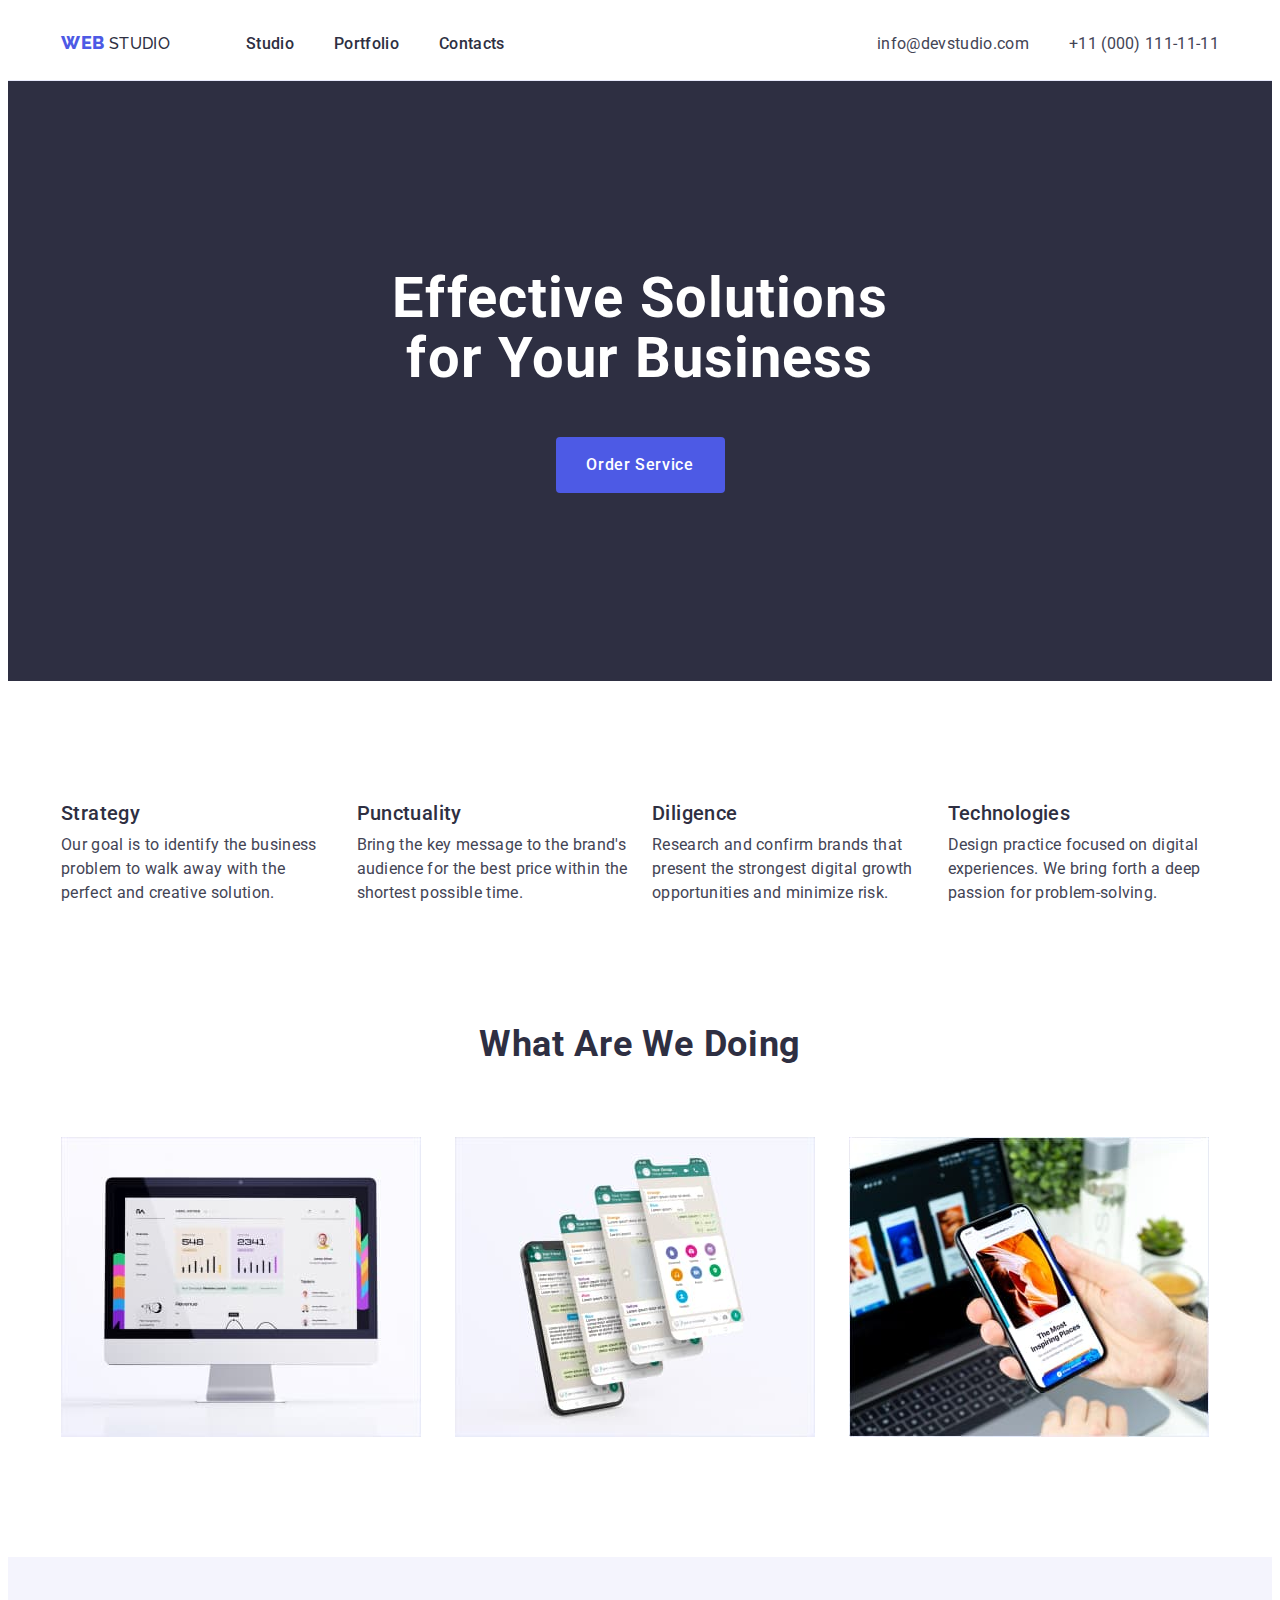
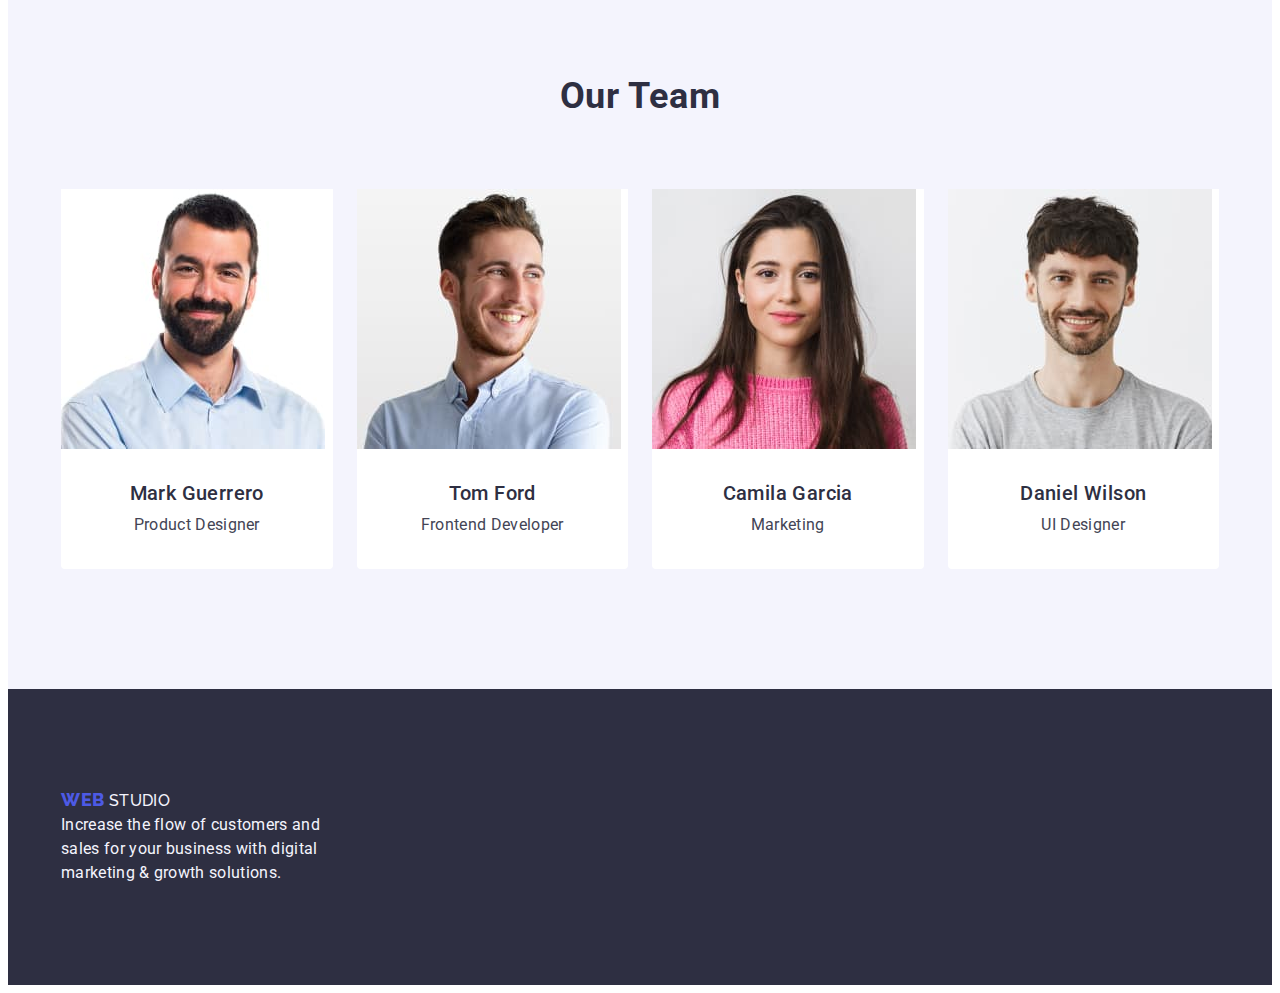
<file: index.html>
<!DOCTYPE html>
<html lang="en">
<head>
    <meta charset="UTF-8">
    <meta name="viewport" content="width=device-width, initial-scale=1.0">
    <title>WebStudio</title>
    <link rel="preconnect" href="https://fonts.googleapis.com">
    <link rel="preconnect" href="https://fonts.gstatic.com" crossorigin>
    <link href="https://fonts.googleapis.com/css2?family=Raleway:wght@800&family=Roboto:wght@400;500;700;900&display=swap"
        rel="stylesheet">
        <link rel="stylesheet"
         href="https://cdnjs.cloudflare.com/ajax/libs/modern-normalize/2.0.0/modern-normalize.min.css"
        integrity="sha512-4xo8blKMVCiXpTaLzQSLSw3KFOVPWhm/TRtuPVc4WG6kUgjH6J03IBuG7JZPkcWMxJ5huwaBpOpnwYElP/m6wg=="
         crossorigin="anonymous" referrerpolicy="no-referrer" />
    <link rel="stylesheet" href="./css/styles.css">
    
    
</head>
<body>
    <header class="header">
        <div class="div-container container">
        <nav class="header-nav">
    
            <a class="header-logo link" href="./index.html">Web 
             <span class="studio">Studio</span>
            </a>
    
            <ul class="header-nav-mod list">
                <li class="header-nav-one">
                    <a class="header-ads link" href="./index.html">Studio</a>
                </li>
                <li class="header-nav-one">
                    <a class="header-ads link" href="./portfolio.html">Portfolio</a>
                </li>
    
                <li class="header-nav-one">
                    <a class="header-ads link" href="">Contacts</a>
                </li>
            </ul>
        </nav>
        
        <address class="header-address">
            <ul class="address-ul list">
                <li class="header-nav-mod list"><a class="contact link" href="mailto:info@devstudio.com">info@devstudio.com</a>
                </li>
                <li class="header-nav-mod list"><a class="contact link" href="tel:+110001111111">+11 (000) 111-11-11</a></li>
            </ul>
        </address>
    </div>
    </header>
    <main>
       
        <section class="section-one">
            <div class="container">
            <h1 class="section-h-one">Effective Solutions for Your Business</h1>
            <button class="section-button" type="button">Order Service</button>
            </div>
        </section>
       
    <section class="section-h-hiden">
        <div class="container">
        <h2 class="visually-hidden">Our advantages</h2>
        <ul class="section-ul-one list">
            <li class="item">
                <h3 class="section-three">Strategy</h3>
                <p class="section-p">Our goal is to identify the business problem to walk away with the perfect and creative
                    solution.</p>
            </li>
            <li class="item">
                <h3 class="section-three">Punctuality</h3>
                <p class="section-p">Bring the key message to the brand's audience for the best price within the shortest
                    possible time.</p>
            </li>
            <li class="item">
                <h3 class="section-three">Diligence</h3>
                <p class="section-p">Research and confirm brands that present the strongest digital growth opportunities and
                    minimize risk.</p>
            </li>
            <li class="item">
                <h3 class="section-three">Technologies</h3>
                <p class="section-p">Design practice focused on digital experiences. We bring forth a deep passion for
                    problem-solving.</p>
            </li>
        </ul>
        </div>
    </section>
        <section class="section-doing">
        <div class="container">
            <h2 class="section-img-one ">What are we doing</h2>   
            <ul  class="section-img-ul list">
            <li class="img-section"><img src="./images/monitor.jpg" alt="monitor"  width="360" height="300"></li>
            <li class="img-section"><img src="./images/tabsinthephone.jpg" alt="tabs in the phone" width="360" height="300"></li>
            <li class="img-section"><img src="./images/phoneinhand.jpg" alt="phone in hand" width="360" height="300"></li>
          </ul>
        </div>
        </section>

        <section class="section-four">
            <div class="posada container">
            <h2 class="section-img-one list">Our Team</h2>
           
            <ul class="header-mod list">
               
                <li class="section-img-two"><img src="./images/MarkGuerrero.jpg" alt="Mark Guerrero" width="264" height="260">
                      <div class="name-div">  <h3 class="section-h-three">Mark Guerrero</h3>
                         <p class="section-p-name">Product Designer</p></div>

                        </li>

                <li class="section-img-two"><img src="./images/TomFord.jpg" alt="Tom Ford" width="264" height="260"> 
                        <div class="name-div"> <h3 class="section-h-three">Tom Ford</h3>
                 <p class="section-p-name">Frontend Developer</p></div>

                </li>
                
                <li class="section-img-two"><img src="./images/CamilaGarcia.jpg" alt="Camila Garcia" width="264" height="260">
                        <div class="name-div"> <h3 class="section-h-three">Camila Garcia</h3>
                           <p class="section-p-name">Marketing</p> </div>

                </li>
               
                <li class="section-img-two"><img src="./images/DanielWilson.jpg" alt="Daniel Wilson" width="264" height="260">
                    <div class="name-div">  <h3 class="section-h-three">Daniel Wilson</h3>
                    <p class="section-p-name">UI Designer</p></div>

                </li>   
            </ul>
         </div>
        </section>
    </main>
    <footer class="footer-one">
        <div class="container">
        <a class="header-logo  link" href="./index.html">Web
        
            <span class="footer-span">Studio</span>
        </a>
        
            
            <p class="footer-p">Increase the flow of customers and sales for your business with digital marketing & growth solutions.</p>
            
        
          </div>
    </footer>
</body>
</html>
</file>
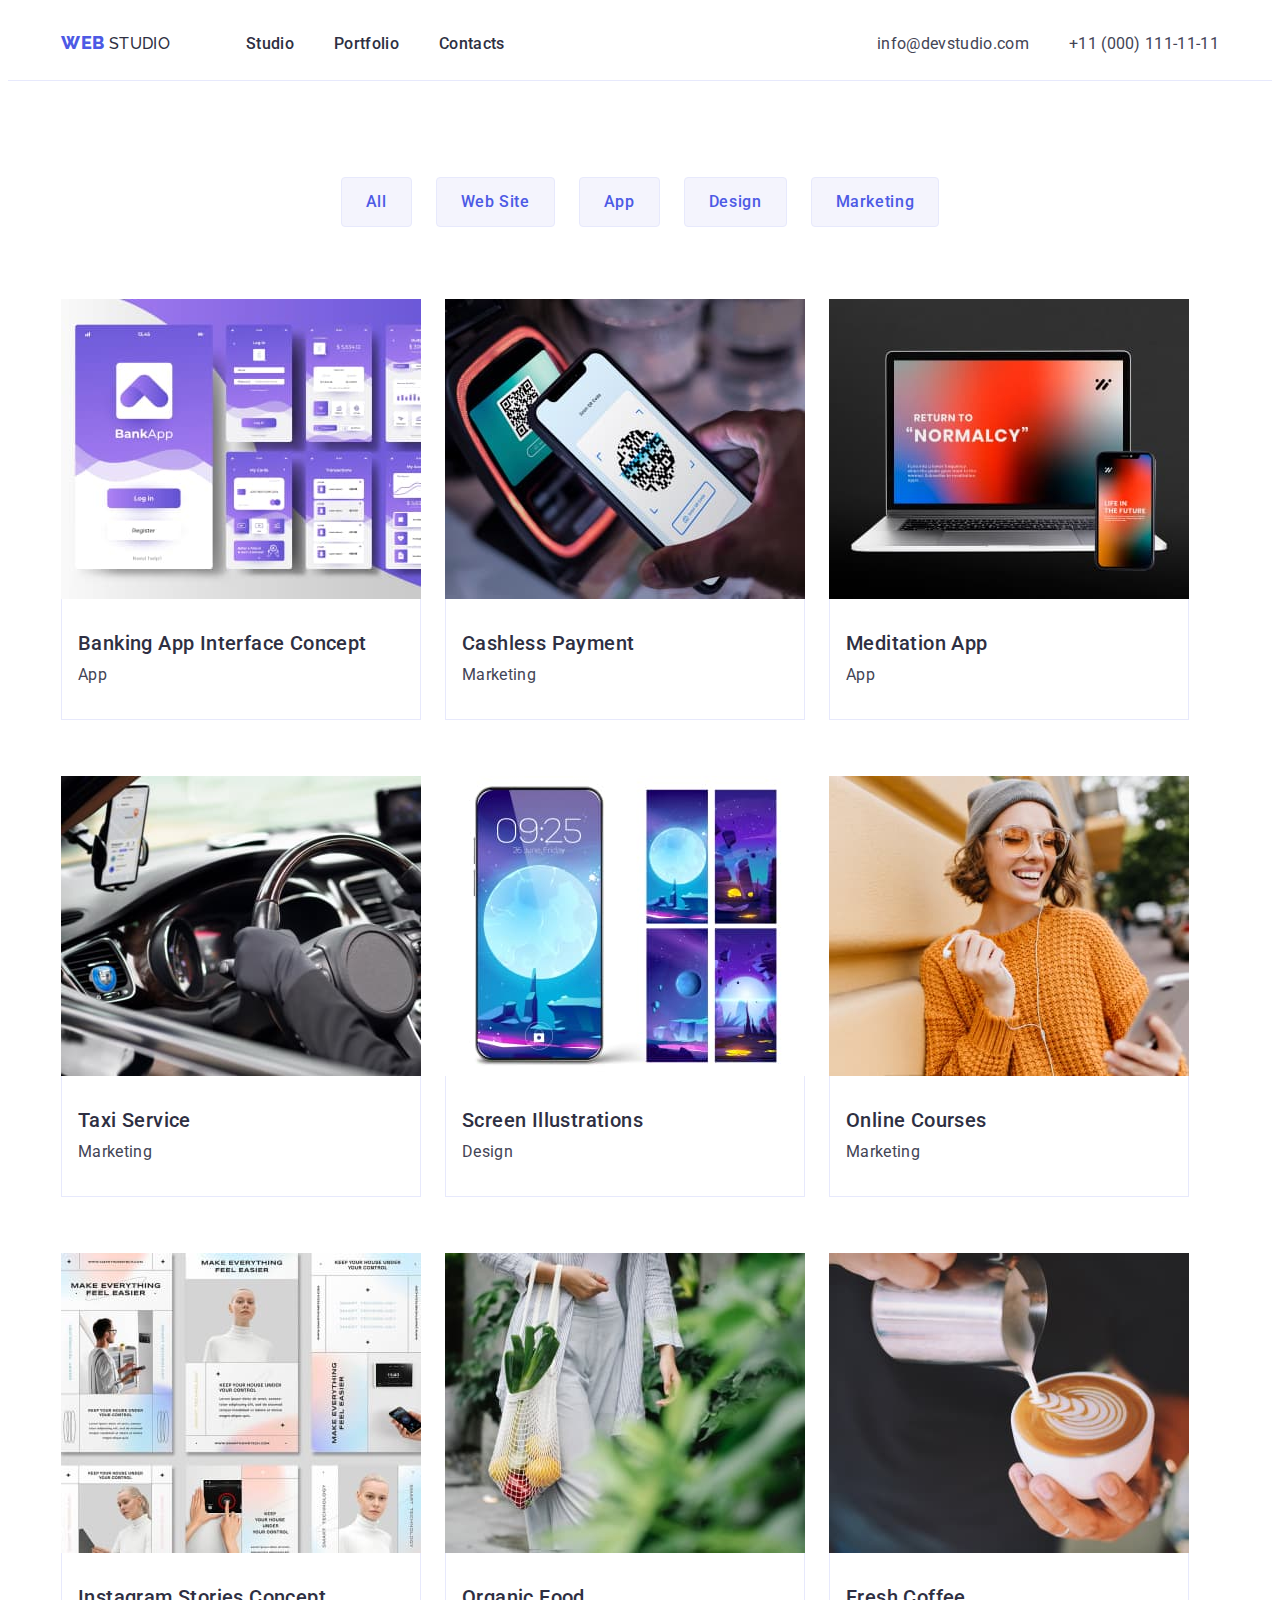
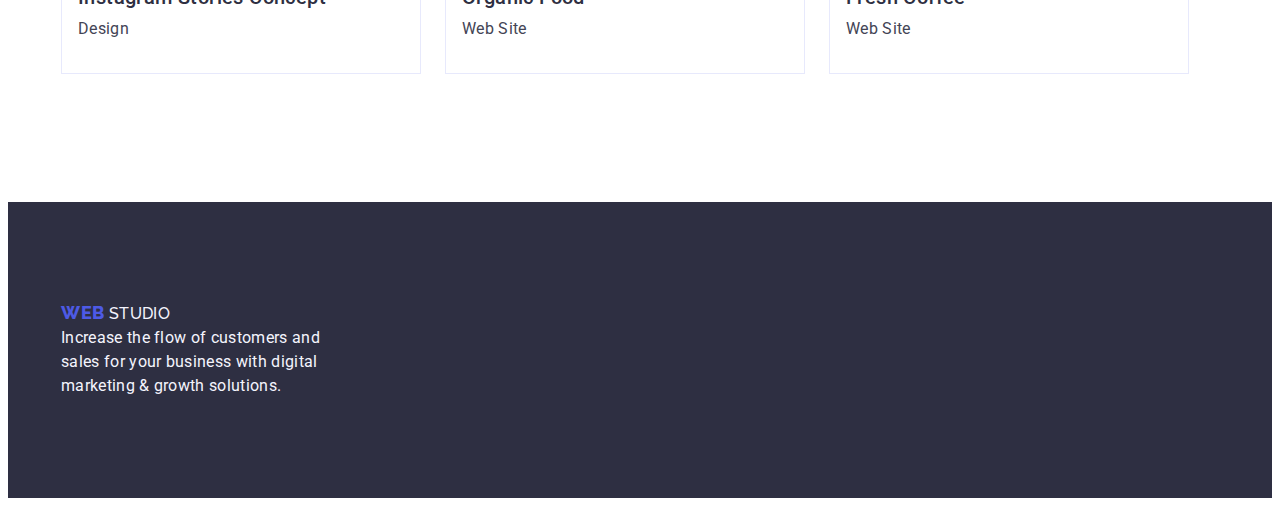
<file: portfolio.html>
<!DOCTYPE html>
<html lang="en">

<head>
    <meta charset="UTF-8">
    <meta name="viewport" content="width=device-width, initial-scale=1.0">
    <title>WebStudio</title>
    <link rel="preconnect" href="https://fonts.googleapis.com">
    <link rel="preconnect" href="https://fonts.gstatic.com" crossorigin>
    <link
        href="https://fonts.googleapis.com/css2?family=Raleway:wght@800&family=Roboto:wght@400;500;700;900&display=swap"
        rel="stylesheet">
        <link rel="stylesheet" href="https://cdnjs.cloudflare.com/ajax/libs/modern-normalize/2.0.0/modern-normalize.min.css"
            integrity="sha512-4xo8blKMVCiXpTaLzQSLSw3KFOVPWhm/TRtuPVc4WG6kUgjH6J03IBuG7JZPkcWMxJ5huwaBpOpnwYElP/m6wg=="
            crossorigin="anonymous" referrerpolicy="no-referrer" />
    <link rel="stylesheet" href="./css/styles.css">


</head>

<body>
<header class="header">
    <div class="div-container container">
        <nav class="header-nav">

            <a class="header-logo link" href="./index.html">Web
                <span class="studio">Studio</span>
            </a>

            <ul class="header-nav-mod list">
                <li class="header-nav-one">
                    <a class="header-ads link" href="./index.html">Studio</a>
                </li>
                <li class="header-nav-one">
                    <a class="header-ads link" href="./portfolio.html">Portfolio</a>
                </li>

                <li class="header-nav-one">
                    <a class="header-ads link" href="">Contacts</a>
                </li>
            </ul>
        </nav>

        <address class="header-address">
            <ul class="address-ul list">
                <li class="header-nav-mod list"><a class="contact link"
                        href="mailto:info@devstudio.com">info@devstudio.com</a>
                </li>
                <li class="header-nav-mod list"><a class="contact link" href="tel:+110001111111">+11 (000) 111-11-11</a>
                </li>
            </ul>
        </address>
    </div>
</header>
    <main>
        <section class="main-section">
            <div class="container">
            <h1 class="visually-hidden">portfolio</h1>
            <ul class="portfolio-ul-port list">
                <li><button  class="section-portfolio list" type="button">All</button></li>
                <li><button  class="section-portfolio list" type="button">Web Site</button></li>
                <li><button  class="section-portfolio list" type="button">App</button></li>
                <li><button  class="section-portfolio list" type="button">Design</button></li>
                <li><button  class="section-portfolio list" type="button">Marketing</button></li>
            </ul>
            <ul class="portfolio-ul-img list">
                <li class="portfolio-li">
                    <a class="portfolio-img-a link" href="#">
                        <img src="./images/BankingAppInterfaceConcept.jpg" alt="Banking App Interface Concept" width="360" height="300">
                       <div class="portfolio-li-div"><h2 class="section-three">Banking App Interface Concept</h2>
                        <p class="section-p">App</p></div>
                    </a>
                </li>
                <li class="portfolio-li">
                    <a class="portfolio-img-a link" href="#">
                        <img src="./images/CashlessPayment.jpg" alt="Cashless Payment" width="360" height="300">
                       <div class="portfolio-li-div"><h2 class="section-three">Cashless Payment</h2>
                        <p class="section-p">Marketing</p></div>
                    </a>
                </li>
                <li class="portfolio-li">
                    <a class="portfolio-img-a link" href="#">
                        <img src="./images/MeditaionApp.jpg" alt="Meditaion App" width="360" height="300">
                        <div class="portfolio-li-div"><h2 class="section-three">Meditation App</h2>
                        <p class="section-p">App</p></div>
                    </a>
                </li>
                <li class="portfolio-li">
                    <a class="portfolio-img-a link" href="#">
                        <img src="./images/TaxiService.jpg" alt="Taxi Service" width="360" height="300">
                       <div class="portfolio-li-div"> <h2 class="section-three">Taxi Service</h2>
                        <p class="section-p">Marketing</p></div>
                    </a>
                </li>
                <li class="portfolio-li">
                    <a class="portfolio-img-a link" href="#">
                        <img src="./images/ScreenIllustrations.jpg" alt="Screen Illustrations" width="360" height="300">
                       <div class="portfolio-li-div"> <h2  class="section-three">Screen Illustrations</h2>
                        <p class="section-p">Design</p></div>
                    </a>
                </li>
                <li class="portfolio-li">
                    <a class="portfolio-img-a link" href="#">
                        <img src="./images/OnlineCourses.jpg" alt="Online Courses" width="360" height="300">
                       <div class="portfolio-li-div"> <h2 class="section-three">Online Courses</h2>
                        <p class="section-p">Marketing</p></div>
                    </a>
                </li>
                <li class="portfolio-li">
                    <a class="portfolio-img-a link" href="#">
                        <img src="./images/InstagramStoriesConcept.jpg" alt="Instagram Stories Concept" width="360" height="300">
                       <div class="portfolio-li-div"> <h2 class="section-three">Instagram Stories Concept</h2>
                        <p class="section-p">Design</p></div>
                    </a>
                </li>
                <li class="portfolio-li">
                    <a class="portfolio-img-a link" href="#">
                        <img src="./images/OrganicFood.jpg" alt="Organic Food" width="360" height="300">
                       <div class="portfolio-li-div"> <h2 class="section-three">Organic Food</h2>
                        <p class="section-p">Web Site</p></div>
                    </a>
                </li>
                <li class="portfolio-li">
                    <a class="portfolio-img-a link" href="#">
                        <img src="./images/FreshCoffee.jpg" alt="Fresh Coffee" width="360" height="300">
                       <div class="portfolio-li-div"> <h2 class="section-three">Fresh Coffee</h2>
                        <p class="section-p">Web Site</p></div>
                    </a>
                </li>
            </ul>
            </div>
        </section>
    </main>
<footer class="footer-one">
    <div class="container">
        <a class="header-logo  link" href="./index.html">Web

            <span class="footer-span">Studio</span>
        </a>


        <p class="footer-p">Increase the flow of customers and sales for your business with digital marketing & growth
            solutions.</p>


    </div>
</footer>
    
</body>
</html>
</file>
<file: css/styles.css>
:root  {
    --brand-color: #2e2f42;
    --section-hover-focus: #404bbf;
    
}
img{
    display: block;
}

body{
    font-family: "Roboto", sans-serif;
    color: #434455;
    background-color: #ffffff;
}
h1,
h2,
h3,
h4,
h5,
h6,
p {
    margin-top: 0;
    margin-bottom: 0;
}

ul,
ol {
    margin-top: 0;
    margin-bottom: 0;
    padding-left: 0;
}
.header {
    border-bottom: 1px solid #e7e9fc;
   
}
li{
    margin-right: 0;
}
.list{
    list-style: none;
    margin: 0;
    padding: 0;

}
.section-ul-one{
    display: flex;
    gap: 24px;
   
}
.item{
   width:calc((100% - 72px) / 4);
}
.container{
    width: 1158px;
        margin: 0 auto;
        padding: 0 15px;

}
.div-container{
    display: flex;
    align-items: center;

    
}
.header-mod{
    gap: 24px;
    display: flex;

}
.name-div{
    padding: 32px 0;
}
.header-nav{
    display: flex;
    align-items: center;
    
}
.header-logo{ 
    font-family: "Raleway", sans-serif;
    color: #4d5ae5;
    font-weight: 800;
    font-size: 18px;
    line-height: 1.17;
    letter-spacing: 0.03em;
    text-transform: uppercase;
    text-decoration: none; 
    margin-right: 76px ;
    display: inline-block;
    text-align: center;
    
}
.header-address{
    font-style: normal;
    margin-left: auto;
}
.studio{
    color:var(--brand-color);
    font-weight: 500;
    font-size: 16px;
    letter-spacing: 0.02em;
    line-height: 1.5;
    list-style: none;
    text-decoration: none;
    
    
} 
.header-nav-mod {
            list-style: none;
            display: flex;
            gap: 40px;

            
           
}
.header-ads{
        font-weight: 500;
        font-size: 16px;
        letter-spacing: 0.02em;
        line-height: 1.5;
        list-style: none;
        text-decoration: none;
        color: var(--brand-color);
        padding: 24px 0;
        display: block;

    }
    .header-ads:hover{color: var(--section-hover-focus);
    }
    .header-ads:focus{color: var(--section-hover-focus);
    }
.address-ul{
    font-style: normal;
    display: flex;
    gap: 40px;
}
.contact
{

    font-size: 16px;
    line-height: 1.5;
    letter-spacing: 0.02em;
    text-decoration: none;
    color: #434455;
    gap: 40px;
}
.contact:hover{color: var(--section-hover-focus);
}
.contact:focus{color: var(--section-hover-focus);
}

.section-one{
    background-color: var(--brand-color);
    padding: 188px 0;
}
.section-h-hiden{
    padding: 120px 0;
}
.visually-hidden {
    position: absolute;
    width: 1px;
    height: 1px;
    margin: -1px;
    border: 0;
    padding: 0;
    white-space: nowrap;
    clip-path: inset(100%);
    clip: rect(0 0 0 0);
    overflow: hidden;
}
.section-h-one{
        font-size: 56px;
          line-height: 1.07;
        letter-spacing: 0.02em;
        color: #ffffff;
        max-width: 496px;
        text-align: center;
        margin: 0 auto;

        

}
.section-button{
    font-family: "Roboto", sans-serif;
    background-color: #4D5AE5;
    font-weight: 500;
    font-size: 16px;
    line-height: 1.5;
    letter-spacing: 0.04em;
    color: #ffffff;
    display: block;
    min-width: 169px;
    height: 56px;
    border: none;
    border-radius: 4px;
    margin: 0 auto;
    cursor: pointer;
    margin-top: 48px;

    
}
.section-button:hover{
    background-color: #404BBF;
     cursor: pointer;
}
.section-button:focus {
    background-color: #404BBF;
     cursor: pointer;
}
.section-h-three{
    font-weight: 500;
    font-size: 20px;
    line-height: 1.2;
    letter-spacing: 0.02em;
    color: var(--brand-color);
    margin-bottom: 8px;
    text-align: center;
    
    
    
}
.section-three{
    font-weight: 500;
    font-size: 20px;
    line-height: 1.2;
    letter-spacing: 0.02em;
    color: var(--brand-color);
    margin-bottom: 8px;
}

.section-p{
    font-size: 16px;
    line-height: 1.5;
    letter-spacing: 0.02em;
    color: #434455;
    

}
.section-p-name{
font-size: 16px;
    line-height: 1.5;
    letter-spacing: 0.02em;
    color: #434455;
    text-align: center;
}
.section-img-one{
    font-size: 36px;
    line-height: 1.11;
    text-align: center;
    letter-spacing: 0.02em;
    text-transform: capitalize;
    color: var(--brand-color);
    margin-bottom: 72px;
    
}
.section-doing{
   
    padding-bottom: 120px;
}
 .section-img-ul{
    display: flex;
    gap: 24px;
 }
 .img-section{
   width: calc((100% - 48px) / 3);
 }

.section-four{
    background-color: #F4F4FD;
    padding: 120px 0;
}
.section-img-two{
     background-color:#FFFFFF;
    width: calc((100% - 72px) / 4);
    border-radius: 0px 0px 4px 4px;
    gap: 24px;
}
 .footer-one{
    background-color:var(--brand-color);
    padding: 100px 0;

 }
 
 
 
 .footer-p{
    line-height: 1.5;
    color:#F4F4FD;
    letter-spacing: 0.02em;
    max-width: 264px
 }
.section-portfolio{
    font-family: "Roboto", sans-serif;
    font-weight: 500;
    font-size: 16px;
    line-height: 1.5;
    letter-spacing: 0.04em;
    color: #4d5ae5;
    background-color: #F4F4FD;
    padding: 12px 24px;
    border: 1px solid #e7e9fc;
    border-radius: 4px;
   
    }

.section-portfolio:focus{
        color: #FFFFFF; 
        cursor: pointer;
        background-color: #404BBF;
        border: 1px solid transparent;
}

.section-portfolio:hover{
        color: #FFFFFF;
        cursor: pointer;
        background-color: #404BBF;
        border: 1px solid transparent;
}
.portfolio-ul-port {
    display: flex;
    justify-content: center;
    margin-bottom: 72px;
    gap: 24px;
}
.portfolio-ul-img{
    list-style: none;
    display: flex;
        flex-wrap: wrap;
        column-gap: 24px;
        row-gap: 48px;
}
.portfolio-img-a{
    text-decoration: none;
    width: calc((100% - 48px) / 3);
}
.footer-span{
    font-weight: 500;
    font-size: 16px;
    letter-spacing: 0.02em;
    line-height: 1.5;
    list-style: none;
    text-decoration: none;
    color: #f4f4fd;
}
.main-section{
    padding-top: 96px;
    padding-bottom: 120px;
}

.portfolio-li-div{
    padding: 32px 16px;
    border: 1px solid #e7e9fc;
    border-top: none;
    margin-bottom: 8px;
}
</file>
